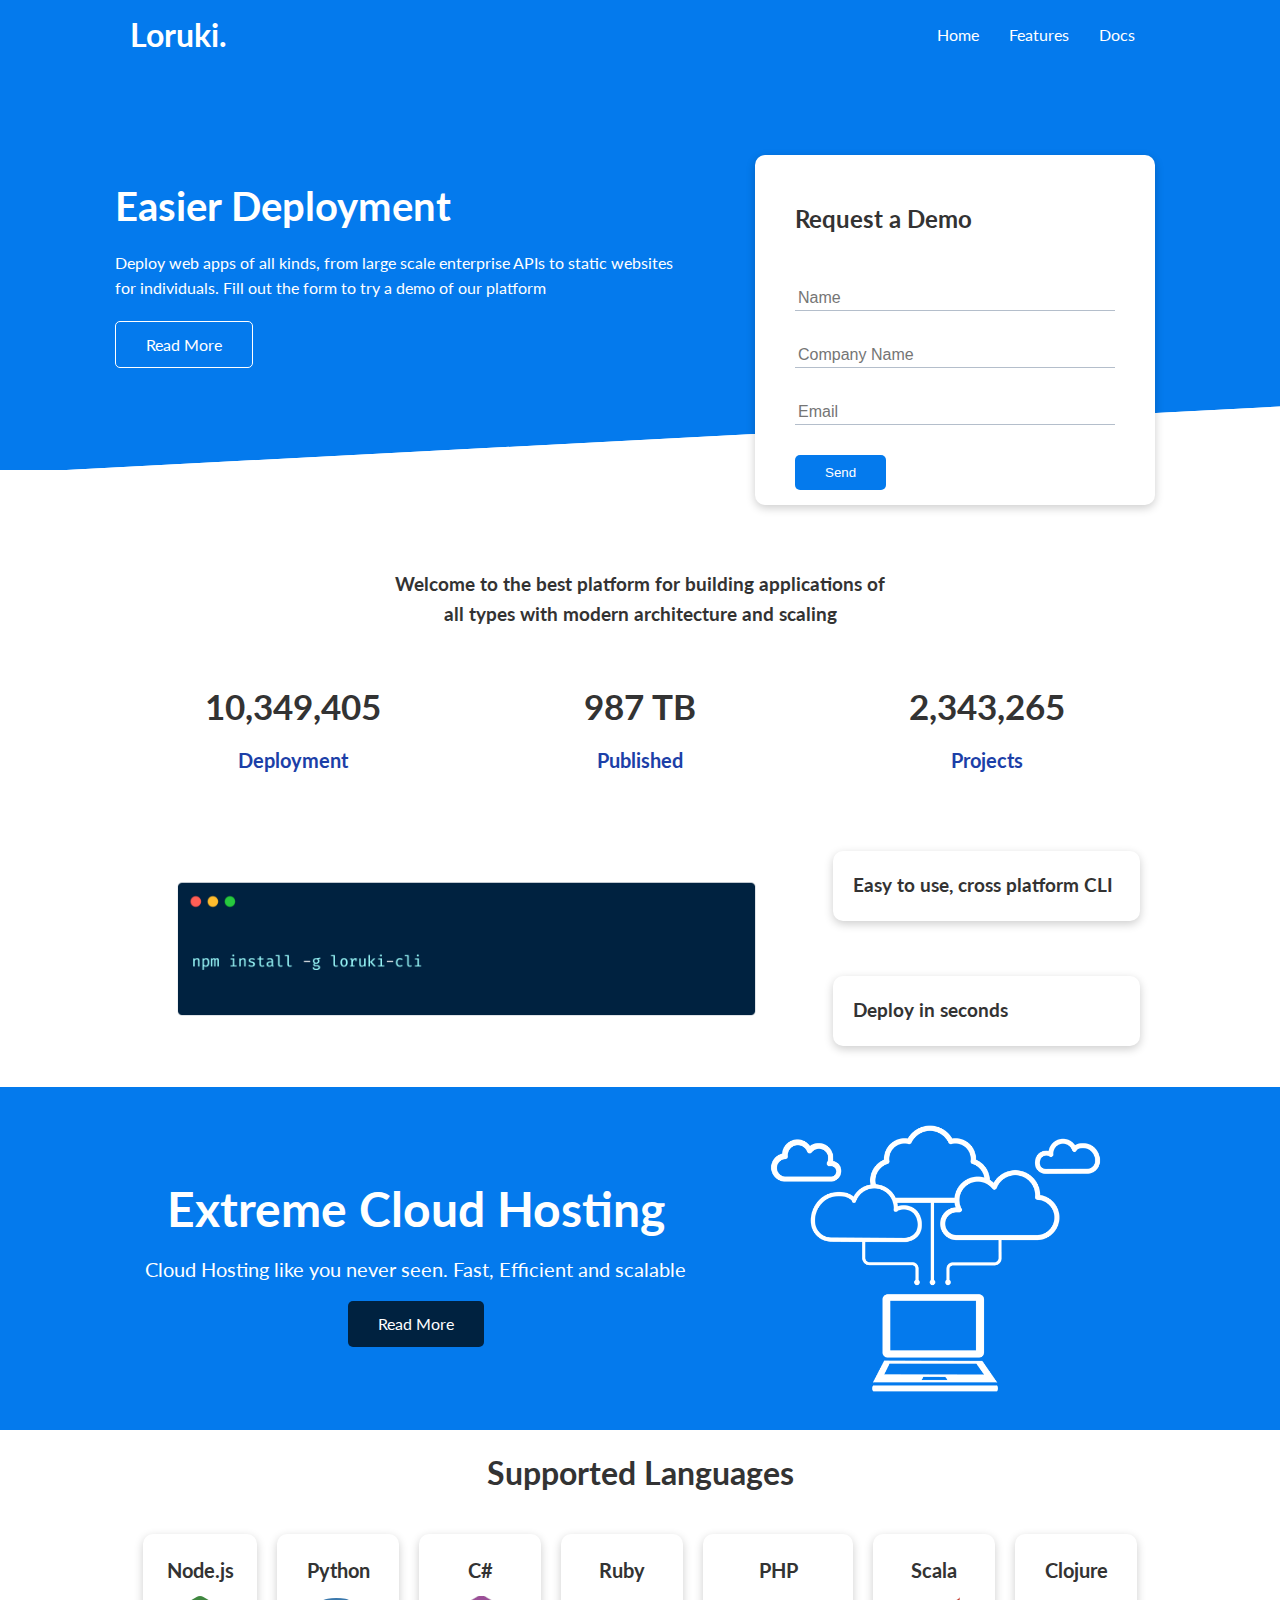
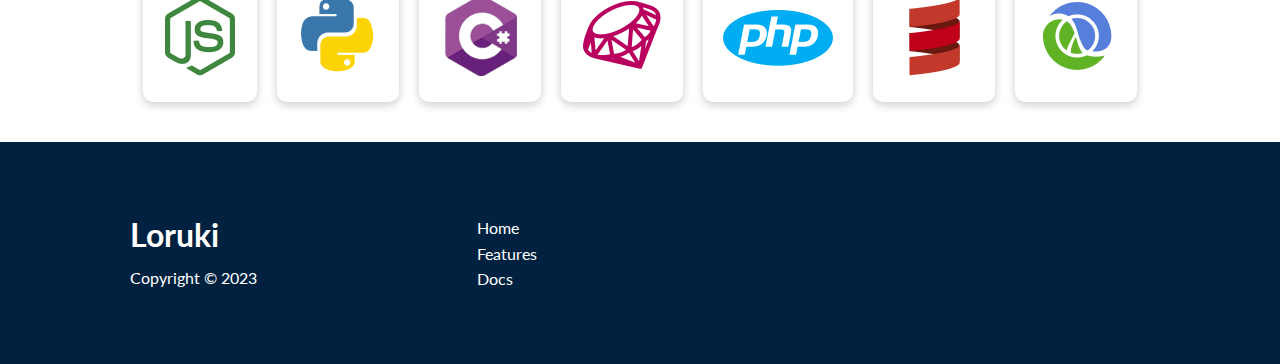
<file: index.html>
<!DOCTYPE html>
<html lang="en">
  <head>
    <meta charset="UTF-8" />
    <meta name="viewport" content="width=device-width, initial-scale=1.0" />
    <link
      rel="stylesheet"
      href="https://cdnjs.cloudflare.com/ajax/libs/font-awesome/6.4.2/css/all.min.css"
      integrity="sha512-z3gLpd7yknf1YoNbCzqRKc4qyor8gaKU1qmn+CShxbuBusANI9QpRohGBreCFkKxLhei6S9CQXFEbbKuqLg0DA=="
      crossorigin="anonymous"
      referrerpolicy="no-referrer"
    />
    <link rel="stylesheet" href="css/utlities.css" />
    <link rel="stylesheet" href="css/style.css" />
    <title>Loruki | Cloud Hosting for Everyone</title>
  </head>
  <body>
    <!-- Navibar -->
    <div class="navbar">
      <div class="container flex">
        <h1 class="logo">Loruki.</h1>
        <nav>
          <ul>
            <li><a href="index.html">Home</a></li>
            <li><a href="features.html">Features</a></li>
            <li><a href="docs.html">Docs</a></li>
          </ul>
        </nav>
      </div>
    </div>

    <!-- Showcase-->

    <section class="showcase">
      <div class="container grid">
        <div class="showcase-text">
          <h1>Easier Deployment</h1>
          <p>
            Deploy web apps of all kinds, from large scale enterprise APIs to
            static websites for individuals. Fill out the form to try a demo of
            our platform
          </p>
          <a href="features.html" class="btn btn-outline">Read More</a>
        </div>

        <div class="showcase-form card">
          <h2>Request a Demo</h2>
          <form
            name="contact"
            netlify-honeypot="bot-field"
            method="POST"
            data-netlify="true"
          >
            <input type="hidden" name="form-name" value="contact" />
            <p class="hidden">
              <label>
                Don’t fill this out if you’re human: <input name="bot-field" />
              </label>
            </p>
            <div class="form-control">
              <input type="text" name="name" placeholder="Name" required />
            </div>
            <div class="form-control">
              <input
                type="text"
                name="company"
                placeholder="Company Name"
                required
              />
            </div>
            <div class="form-control">
              <input type="email" name="email" placeholder="Email" required />
            </div>
            <input type="submit" value="Send" class="btn btn-primary" />
          </form>
        </div>
      </div>
    </section>

    <!-- Stats -->
    <section class="stats">
      <div class="container">
        <h3 class="stats-heading text-center my-1">
          Welcome to the best platform for building applications of all types
          with modern architecture and scaling
        </h3>

        <div class="grid grid-3 text-center my-4">
          <div>
            <i class="fas fa-server fa-3x"></i>
            <h3>10,349,405</h3>
            <p class="text-secondary">Deployment</p>
          </div>
          <div>
            <i class="fas fa-upload fa-3x"></i>
            <h3>987 TB</h3>
            <p class="text-secondary">Published</p>
          </div>
          <div>
            <i class="fas fa-project-diagram fa-3x"></i>
            <h3>2,343,265</h3>
            <p class="text-secondary">Projects</p>
          </div>
        </div>
      </div>
    </section>

    <!-- Cli-->
    <section class="cli">
      <div class="container grid">
        <img src="images/cli.png" alt="" />
        <div class="card">
          <h3>Easy to use, cross platform CLI</h3>
        </div>
        <div class="card">
          <h3>Deploy in seconds</h3>
        </div>
      </div>
    </section>

    <!-- Cloud -->
    <section class="cloud bg-primary my-2 py-2">
      <div class="container grid">
        <div class="text-center">
          <h2 class="lg">Extreme Cloud Hosting</h2>
          <p class="lead my-1">
            Cloud Hosting like you never seen. Fast, Efficient and scalable
          </p>
          <a href="features.html" class="btn btn-dark">Read More</a>
        </div>

        <img src="images/cloud.png" alt="" />
      </div>
    </section>

    <!-- Languages -->
    <section class="languages">
      <h2 class="md text-center my-2">Supported Languages</h2>
      <div class="container flex">
        <div class="card">
          <h4>Node.js</h4>
          <img src="images/logos/node.png" alt="" />
        </div>
        <div class="card">
          <h4>Python</h4>
          <img src="images/logos/python.png" alt="" />
        </div>
        <div class="card">
          <h4>C#</h4>
          <img src="images/logos/csharp.png" alt="" />
        </div>
        <div class="card">
          <h4>Ruby</h4>
          <img src="images/logos/ruby.png" alt="" />
        </div>
        <div class="card">
          <h4>PHP</h4>
          <img src="images/logos/php.png" alt="" />
        </div>
        <div class="card">
          <h4>Scala</h4>
          <img src="images/logos/scala.png" alt="" />
        </div>
        <div class="card">
          <h4>Clojure</h4>
          <img src="images/logos/clojure.png" alt="" />
        </div>
      </div>
    </section>

    <!-- Footer -->
    <footer class="footer bg-dark py-5">
      <div class="container grid grid-3">
        <div>
          <h1>Loruki</h1>
          <p>Copyright &copy; 2023</p>
        </div>
        <nav>
          <ul>
            <li><a href="index.html">Home</a></li>
            <li><a href="features.html">Features</a></li>
            <li><a href="docs.html">Docs</a></li>
          </ul>
        </nav>

        <div class="social">
          <a href="#"><i class="fab fa-github fa-2x"></i></a>
          <a href="#"><i class="fab fa-facebook fa-2x"></i></a>
          <a href="#"><i class="fab fa-instagram fa-2x"></i></a>
          <a href="#"><i class="fab fa-twitter fa-2x"></i></a>
        </div>
      </div>
    </footer>
  </body>
</html>
</file>
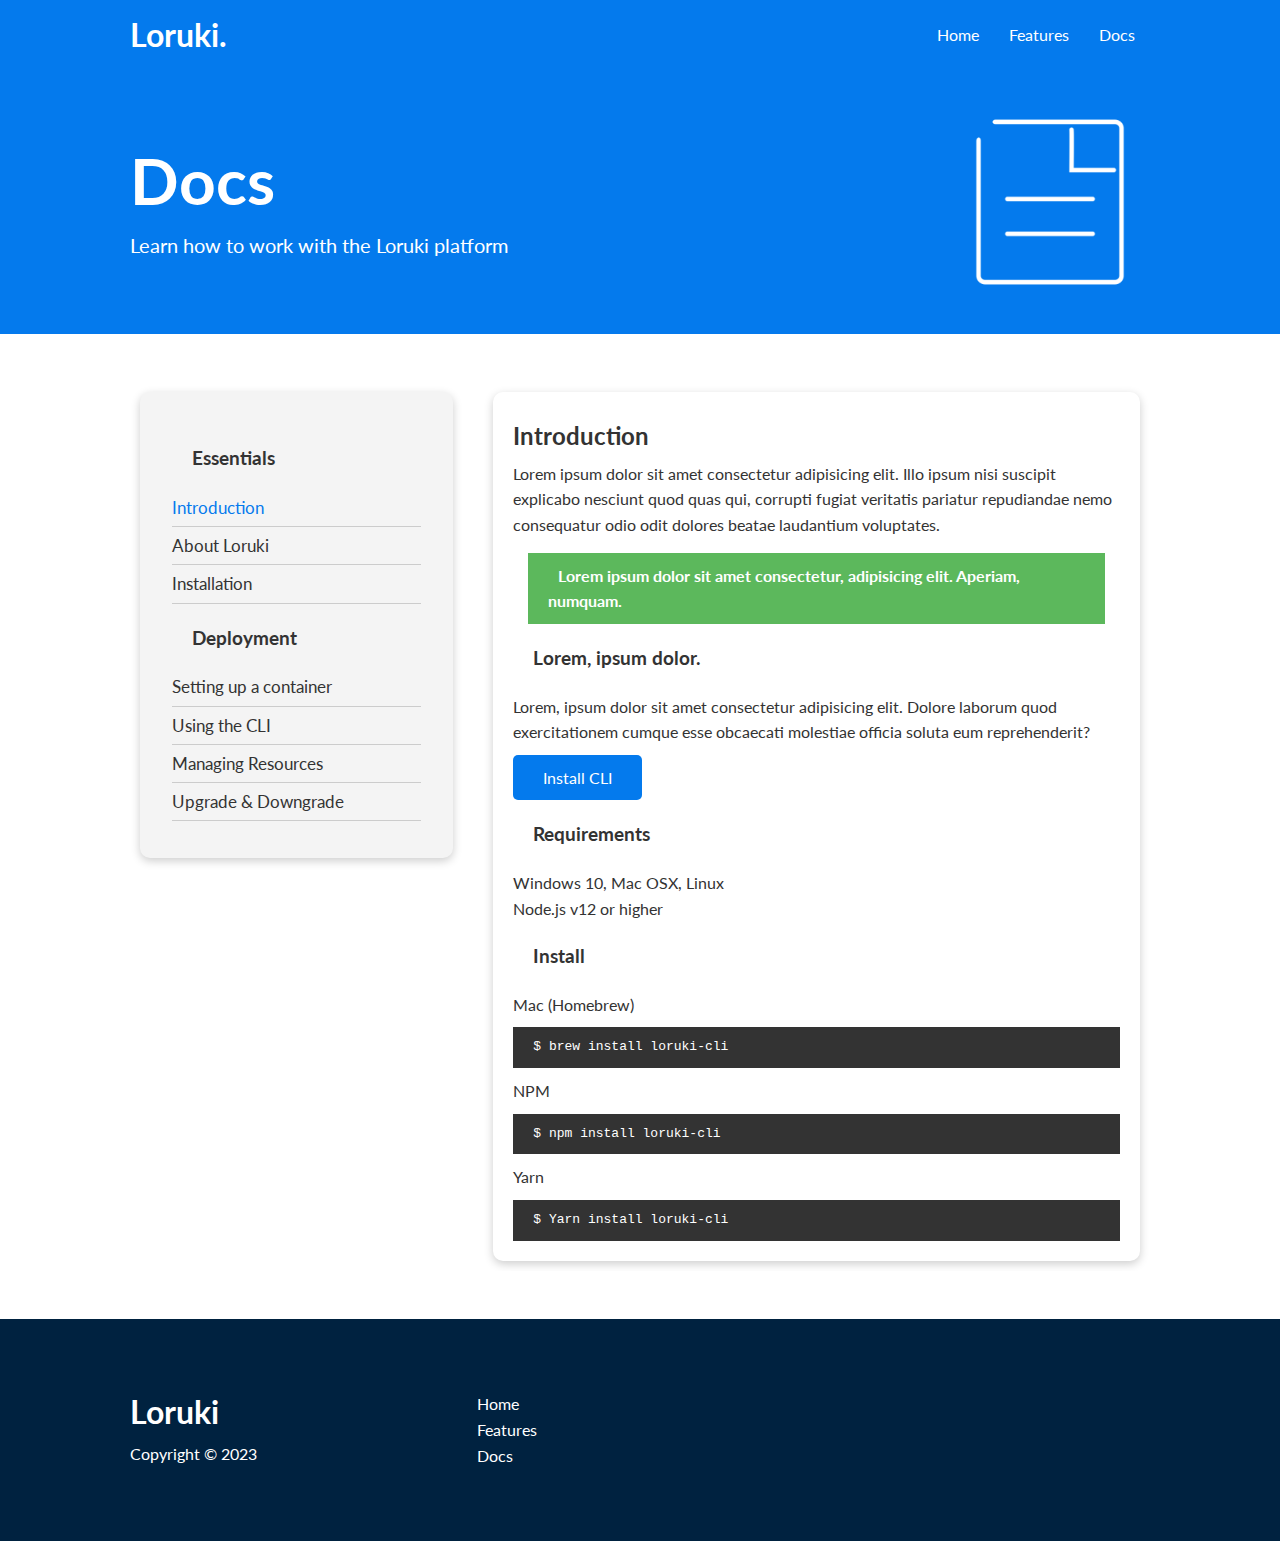
<file: docs.html>
<!DOCTYPE html>
<html lang="en">
  <head>
    <meta charset="UTF-8" />
    <meta name="viewport" content="width=device-width, initial-scale=1.0" />
    <link
      rel="stylesheet"
      href="https://cdnjs.cloudflare.com/ajax/libs/font-awesome/6.4.2/css/all.min.css"
      integrity="sha512-z3gLpd7yknf1YoNbCzqRKc4qyor8gaKU1qmn+CShxbuBusANI9QpRohGBreCFkKxLhei6S9CQXFEbbKuqLg0DA=="
      crossorigin="anonymous"
      referrerpolicy="no-referrer"
    />
    <link rel="stylesheet" href="css/utlities.css" />
    <link rel="stylesheet" href="css/style.css" />
    <title>Loruki | Cloud Hosting for Everyone</title>
  </head>
  <body>
    <!-- Navbar -->
    <div class="navbar">
      <div class="container flex">
        <h1 class="logo">Loruki.</h1>
        <nav>
          <ul>
            <li><a href="index.html">Home</a></li>
            <li><a href="features.html">Features</a></li>
            <li><a href="docs.html">Docs</a></li>
          </ul>
        </nav>
      </div>
    </div>

    <!-- Head -->
    <section class="docs-head bg-primary py-3">
      <div class="container grid">
        <div>
          <h1 class="xl">Docs</h1>
          <p class="lead">Learn how to work with the Loruki platform</p>
        </div>
        <img src="images/docs.png" alt="" />
      </div>
    </section>

    <!-- Docs Main -->
    <section class="docs-main my-4">
      <div class="container grid">
        <div class="card bg-light p-3">
          <h3 class="my-2">Essentials</h3>
          <nav>
            <ul>
              <li><a class="text-primary" href="#">Introduction</a></li>
              <li><a href="#">About Loruki</a></li>
              <li><a href="#">Installation</a></li>
            </ul>
          </nav>

          <h3 class="my-2">Deployment</h3>
          <nav>
            <ul>
              <li><a href="#">Setting up a container</a></li>
              <li><a href="#">Using the CLI</a></li>
              <li><a href="#">Managing Resources</a></li>
              <li><a href="#">Upgrade & Downgrade</a></li>
            </ul>
          </nav>
        </div>
        <div class="card">
          <h2>Introduction</h2>
          <p>
            Lorem ipsum dolor sit amet consectetur adipisicing elit. Illo ipsum
            nisi suscipit explicabo nesciunt quod quas qui, corrupti fugiat
            veritatis pariatur repudiandae nemo consequatur odio odit dolores
            beatae laudantium voluptates.
          </p>
          <div class="alert alert-success">
            <i class="fas fa-info"></i> Lorem ipsum dolor sit amet consectetur,
            adipisicing elit. Aperiam, numquam.
          </div>
          <h3>Lorem, ipsum dolor.</h3>
          <p>
            Lorem, ipsum dolor sit amet consectetur adipisicing elit. Dolore
            laborum quod exercitationem cumque esse obcaecati molestiae officia
            soluta eum reprehenderit?
          </p>
          <a href="#" class="btn btn-primary">Install CLI</a>

          <h3>Requirements</h3>
          <ul>
            <li>Windows 10, Mac OSX, Linux</li>
            <li>Node.js v12 or higher</li>
          </ul>

          <h3>Install</h3>
          <p>Mac (Homebrew)</p>
          <pre><code>$ brew install loruki-cli</code></pre>
          <p>NPM</p>
          <pre><code>$ npm install loruki-cli</code></pre>
          <p>Yarn</p>
          <pre><code>$ Yarn install loruki-cli</code></pre>
        </div>
      </div>
    </section>

    <!-- Footer -->
    <footer class="footer bg-dark py-5">
      <div class="container grid grid-3">
        <div>
          <h1>Loruki</h1>
          <p>Copyright &copy; 2023</p>
        </div>
        <nav>
          <ul>
            <li><a href="index.html">Home</a></li>
            <li><a href="features.html">Features</a></li>
            <li><a href="docs.html">Docs</a></li>
          </ul>
        </nav>

        <div class="social">
          <a href="#"><i class="fab fa-github fa-2x"></i></a>
          <a href="#"><i class="fab fa-facebook fa-2x"></i></a>
          <a href="#"><i class="fab fa-instagram fa-2x"></i></a>
          <a href="#"><i class="fab fa-twitter fa-2x"></i></a>
        </div>
      </div>
    </footer>
  </body>
</html>
</file>
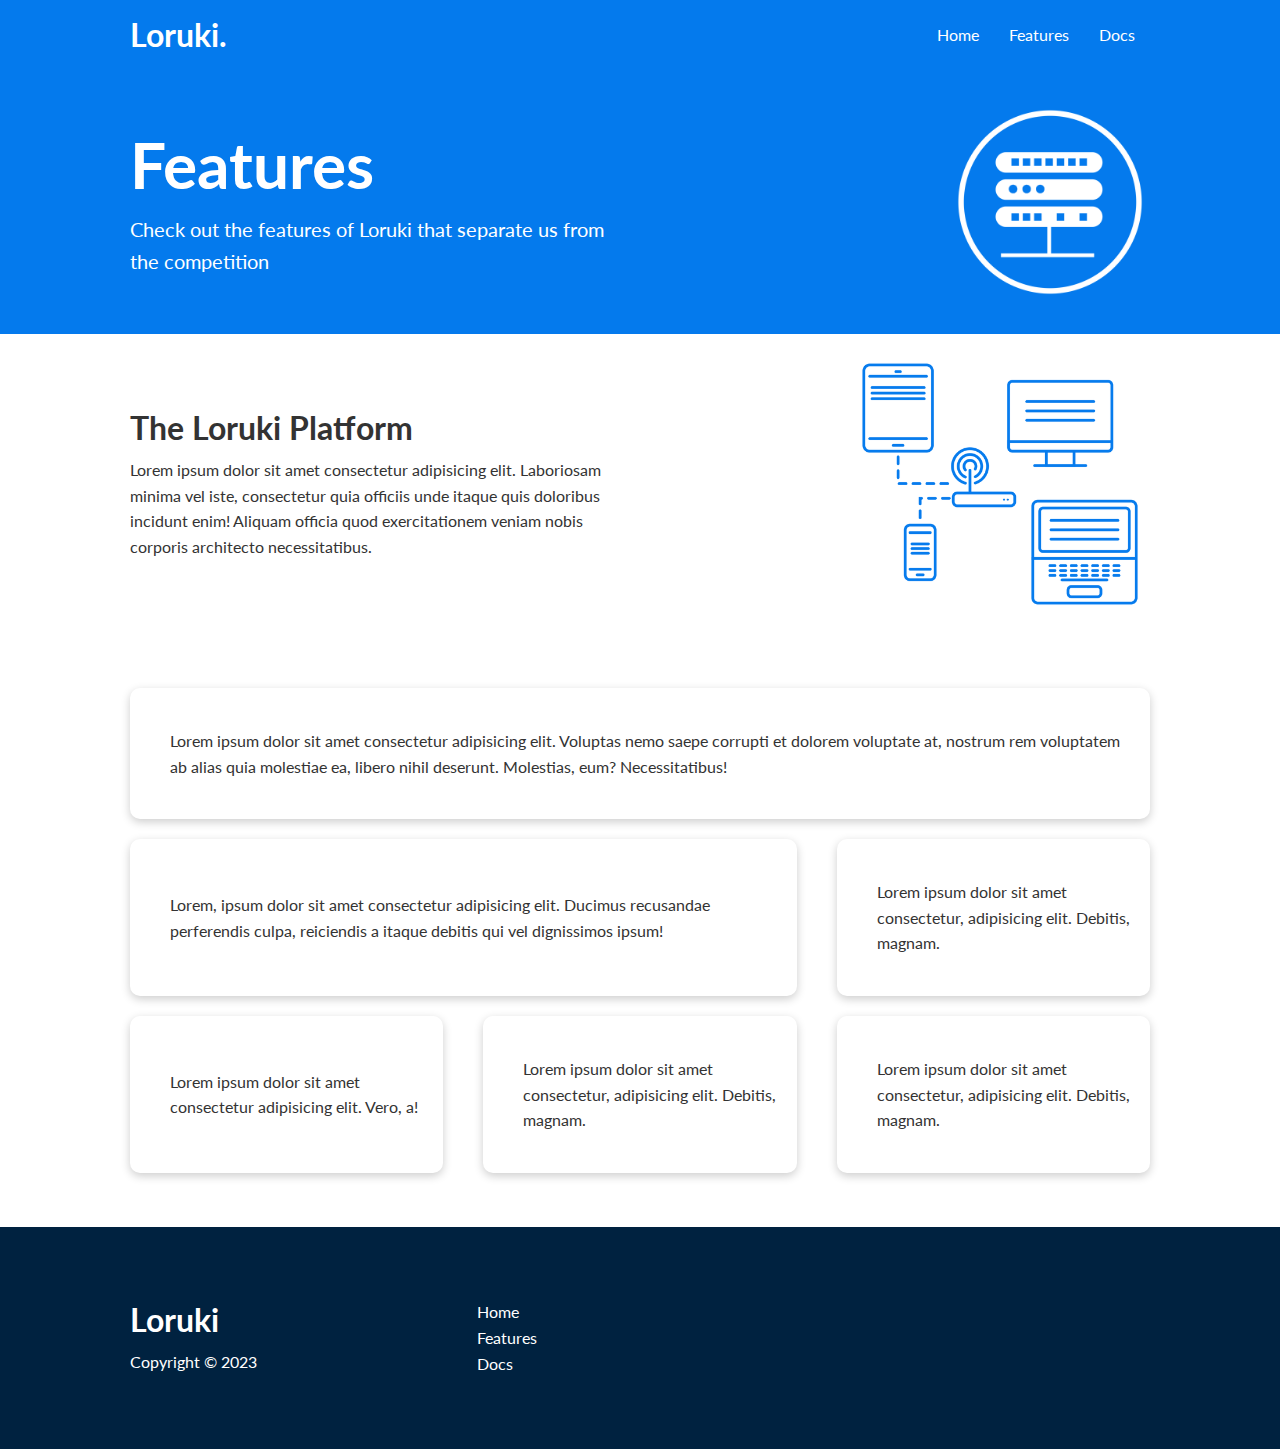
<file: features.html>
<!DOCTYPE html>
<html lang="en">
  <head>
    <meta charset="UTF-8" />
    <meta name="viewport" content="width=device-width, initial-scale=1.0" />
    <link
      rel="stylesheet"
      href="https://cdnjs.cloudflare.com/ajax/libs/font-awesome/6.4.2/css/all.min.css"
      integrity="sha512-z3gLpd7yknf1YoNbCzqRKc4qyor8gaKU1qmn+CShxbuBusANI9QpRohGBreCFkKxLhei6S9CQXFEbbKuqLg0DA=="
      crossorigin="anonymous"
      referrerpolicy="no-referrer"
    />
    <link rel="stylesheet" href="css/utlities.css" />
    <link rel="stylesheet" href="css/style.css" />
    <title>Loruki | Cloud Hosting for Everyone</title>
  </head>
  <body>
    <!-- Navibar -->
    <div class="navbar">
      <div class="container flex">
        <h1 class="logo">Loruki.</h1>
        <nav>
          <ul>
            <li><a href="index.html">Home</a></li>
            <li><a href="features.html">Features</a></li>
            <li><a href="docs.html">Docs</a></li>
          </ul>
        </nav>
      </div>
    </div>

    <!-- Head -->
    <section class="features-head bg-primary py-3">
      <div class="container grid">
        <div>
          <h1 class="xl">Features</h1>
          <p class="lead">
            Check out the features of Loruki that separate us from the
            competition
          </p>
        </div>
        <img src="images/server.png" alt="" />
      </div>
    </section>

    <!-- Sub Head -->
    <scetion class="features-sub-head bg-light py-3">
      <div class="container grid">
        <div>
            <h1 class="md">The Loruki Platform</h1>
            <p >
              Lorem ipsum dolor sit amet consectetur adipisicing elit. Laboriosam minima vel iste, consectetur quia officiis unde itaque quis doloribus incidunt enim! Aliquam officia quod exercitationem veniam nobis corporis architecto necessitatibus.
            </p>
          </div>
          <img src="images/server2.png" alt="" />
        </div>
      </div>
    </scetion>

    <section class="features-main my-2">
        <div class="container grid grid-3">
            <div class="card flex">
                <i class="fas fa-server fa-3x"></i>
                <p>Lorem ipsum dolor sit amet consectetur adipisicing elit. Voluptas nemo saepe corrupti et dolorem voluptate at, nostrum rem voluptatem ab alias quia molestiae ea, libero nihil deserunt. Molestias, eum? Necessitatibus!</p>
            </div>
            <div class="card flex">
                <i class="fas fa-network-wired fa-3x"></i>
                <p>
                    Lorem, ipsum dolor sit amet consectetur adipisicing elit. Ducimus
                    recusandae perferendis culpa, reiciendis a itaque debitis qui vel
                    dignissimos ipsum!
                </p>
            </div>
            <div class="card flex">
                <i class="fas fa-laptop-code fa-3x"></i>
                <p>
                    Lorem ipsum dolor sit amet consectetur, adipisicing elit. Debitis,
                    magnam.
                </p>
            </div>
            <div class="card flex">
                <i class="fas fa-database fa-3x"></i>
                <p>
                    Lorem ipsum dolor sit amet consectetur adipisicing elit. Vero, a!
                </p>
            </div>
            <div class="card flex">
                <i class="fas fa-power-off fa-3x"></i>
                <p>
                    Lorem ipsum dolor sit amet consectetur, adipisicing elit. Debitis,
                    magnam.
                </p>
            </div>
            <div class="card flex">
                <i class="fas fa-upload fa-3x"></i>
                <p>
                    Lorem ipsum dolor sit amet consectetur, adipisicing elit. Debitis,
                    magnam.
                </p>
            </div>
        </div>
    </section>

    <!-- Footer -->
    <footer class="footer bg-dark py-5">
      <div class="container grid grid-3">
        <div>
          <h1>Loruki</h1>
          <p>Copyright &copy; 2023</p>
        </div>
        <nav>
          <ul>
            <li><a href="index.html">Home</a></li>
            <li><a href="features.html">Features</a></li>
            <li><a href="docs.html">Docs</a></li>
          </ul>
        </nav>

        <div class="social">
          <a href="#"><i class="fab fa-github fa-2x"></i></a>
          <a href="#"><i class="fab fa-facebook fa-2x"></i></a>
          <a href="#"><i class="fab fa-instagram fa-2x"></i></a>
          <a href="#"><i class="fab fa-twitter fa-2x"></i></a>
        </div>
      </div>
    </footer>
  </body>
</html>
</file>
<file: css/utlities.css>
.container {
  max-width: 1100px;
  margin: 0 auto;
  overflow: auto;
  padding: 0 40px;
}

.card {
  background-color: #fff;
  color: #333;
  border-radius: 10px;
  box-shadow: 0 3px 10px rgba(0, 0, 0, 0.2);
  padding: 20px;
  margin: 10px;
}

.btn {
  display: inline-block;
  padding: 10px 30px;
  cursor: pointer;
  background: var(--primary-color);
  color: #fff;
  border: none;
  border-radius: 5px;
}

.btn-outline {
  background-color: transparent;
  border: 1px #fff solid;
}

.btn:hover {
  transform: scale(0.98);
}

/* Backgrounds & colored buttons*/
.bg-primary,
.btn-primary {
  background-color: var(--primary-color);
  color: #fff;
}

.bg-secondary,
.btn-secondary {
  background-color: var(--secondary-color);
  color: #fff;
}

.bg-dark,
.btn-dark {
  background-color: var(--dark-color);
  color: #fff;
}

.bg-light,
.btn-light {
  background-color: var(--light-color);
  color: #333;
}

.bg-primary a,
.btn-primary a,
.bg-secondary a,
.btn-secondary a,
.bg-dark a,
.btn-dark a {
  color: #fff;
}

/* Text colors */
.text-primary {
  color: var(--primary-color);
}

.text-secondary {
  color: var(--secondary-color);
}

.text-dark {
  color: var(--dark-color);
}

.text-light {
  color: var(--light-color);
}

/* Text sizes */
.lead {
  font-size: 20px;
}

.sm {
  font-size: 1rem;
}

.md {
  font-size: 2rem;
}

.lg {
  font-size: 3rem;
}

.xl {
  font-size: 4rem;
}

.text-center {
  text-align: center;
}

/* Alert */
.alert {
  background-color: var(--light-color);
  padding: 10px 20px;
  font-weight: bold;
  margin: 15px;
}

.alert i {
  margin-right: 10px;
}

.alert-success {
  background-color: var(--success-color);
  color: #fff;
}

.flex {
  display: flex;
  justify-content: center;
  align-items: center;
  height: 100%;
}

.alert-error {
  background-color: var(--error-color);
  color: #fff;
}

.grid {
  display: grid;
  grid-template-columns: repeat(2, 1fr);
  gap: 20px;
  justify-content: center;
  align-items: center;
  height: 100%;
}

.grid-3 {
  grid-template-columns: repeat(3, 1fr);
}

/* Margin */
.my-1 {
  margin: 1rem 0;
}

.my-2 {
  margin: 1.5rem 0;
}

.my-3 {
  margin: 2rem 0;
}
.my-4 {
  margin: 3rem 0;
}

.my-5 {
  margin: 4rem 0;
}

.m-1 {
  margin: 1rem;
}

.m-2 {
  margin: 1.5rem;
}

.m-3 {
  margin: 2rem;
}

.m-4 {
  margin: 3rem;
}

.m-5 {
  margin: 4rem;
}

/* Padding */

.py-1 {
  padding: 1rem 0;
}

.py-2 {
  padding: 1.5rem 0;
}

.py-3 {
  padding: 2rem 0;
}

.py-4 {
  padding: 3rem 0;
}

.py-5 {
  padding: 4rem 0;
}

.p-1 {
  padding: 1rem;
}

.p-2 {
  padding: 1.5rem;
}

.p-3 {
  padding: 2rem;
}
.p-4 {
  padding: 3rem;
}

.p-5 {
  padding: 4rem;
}
</file>
<file: css/style.css>
@import url("https://fonts.googleapis.com/css2?family=Lato:wght@300&display=swap");

:root {
  --primary-color: #047aed;
  --secondary-color: #1c3fa8;
  --dark-color: #002240;
  --light-color: #f4f4f4;
  --success-color: #5cb85c;
  --error-color: #d9534f;
}

* {
  box-sizing: border-box;
  padding: 0;
  margin: 0;
}

body {
  font-family: "Lato", sans-serif;
  color: #333;
  line-height: 1.6;
}

ul {
  list-style-type: none;
}

a {
  text-decoration: none;
  color: #333;
}

h1,
h2 {
  font-weight: 300px;
  line-height: 1.2;
  margin: 10px 0;
}

p {
  margin: 10px 0;
}

img {
  width: 100%;
}

code,
pre {
  background: #333;
  color: #fff;
  padding: 10px;
}

.hidden {
  visibility: hidden;
  height: 0;
}

/* Navabar */

.navbar {
  background-color: var(--primary-color);
  color: #fff;
  height: 70px;
}

.navbar ul {
  display: flex;
}

.navbar a {
  color: #fff;
  padding: 10px;
  margin: 0 5px;
}

.navbar a:hover {
  border-bottom: 2px #fff solid;
}
.navbar .flex {
  justify-content: space-between;
}

/* Showcase */
.showcase {
  height: 400px;
  background-color: var(--primary-color);
  color: #fff;
  position: relative;
}

.showcase h1 {
  font-size: 40px;
}

.showcase p {
  margin: 20px 0;
}

.showcase .grid {
  overflow: visible;
  grid-template-columns: 55% 45%;
  gap: 30px;
}

.showcase-text {
  animation: slideInFromLeft 1s ease-in;
}

.showcase-form {
  animation: slideInFromRight 1s ease-in;
}

.showcase-form {
  position: relative;
  top: 60px;
  height: 350px;
  width: 400px;
  padding: 40px;
  z-index: 100;
  justify-self: flex-end;
}

.showcase-form .form-control {
  margin: 30px 0;
}

.showcase-form input[type="text"],
.showcase-form input[type="email"] {
  border: 0;
  border-bottom: 1px solid #b4becb;
  width: 100%;
  padding: 3px;
  font-size: 16px;
}

.showcase-form input:focus {
  outline: none;
}

.showcase::before,
.showcase::after {
  content: "";
  position: absolute;
  height: 100px;
  bottom: -70px;
  right: 0;
  left: 0;
  background: #fff;
  transform: skewY(-3deg);
  -webkit-transform: skewY(-3deg);
  -moz-transform: skewY(-3deg);
  -ms-transform: skewY(-3deg);
}

/* Stats */
.stats {
  padding-top: 100px;
  animation: slideInFromBottom 1s ease-in;
}

.stats-heading {
  max-width: 500px;
  margin: auto;
}

.stats .grid h3 {
  font-size: 35px;
}

.stats .grid p {
  font-size: 20px;
  font-weight: bold;
}

/* Cli */
.cli .grid {
  grid-template-columns: repeat(3, 1fr);
  grid-template-rows: repeat(2, 1fr);
}

.cli .grid > *:first-child {
  grid-column: 1 / span 2;
  grid-row: 1 / span 2;
}

/* Cloud */
.cloud .grid {
  grid-template-columns: 4fr 3fr;
}

/* Languages */
.languages .flex {
  flex-wrap: wrap;
}

.languages .card {
  text-align: center;
  margin: 18px 10px 40px;
  transition: transform 0.2s ease-in;
}

.languages .card h4 {
  font-size: 20px;
  margin-bottom: 10px;
}

.languages .card:hover {
  transform: translateY(-15px);
}

/* Features */
.features-head img,
.docs-head img {
  width: 200px;
  justify-self: flex-end;
}

.features-sub-head img {
  width: 300px;
  justify-self: flex-end;
}

.features-main .card > i {
  margin-right: 20px;
}

.features-main .grid {
  padding: 30px;
}

.features-main .grid > *:first-child {
  grid-column: 1 / span 3;
}

.features-main .grid > *:nth-child(2) {
  grid-column: 1 / span 2;
}

/* Docs */
.docs-main h3 {
  margin: 20px;
}

.docs-main .grid {
  grid-template-columns: 1fr 2fr;
  align-items: flex-start;
}

.docs-main nav li {
  font-size: 17px;
  padding-bottom: 5px;
  margin-bottom: 5px;
  border-bottom: 1px #ccc solid;
}

.docs-main a:hover {
  font-weight: bold;
}

/* Footer */

.footer .social a {
  margin: 0 10px;
}

/* Animations */
@keyframes slideInFromLeft {
  0% {
    transform: translateX(-100%);
  }

  100% {
    transform: translateX(0);
  }
}

@keyframes slideInFromRight {
  0% {
    transform: translateX(100%);
  }

  100% {
    transform: translateX(0);
  }
}

@keyframes slideInFromTop {
  0% {
    transform: translateY(-100%);
  }

  100% {
    transform: translateX(0);
  }
}

@keyframes slideInFromBottom {
  0% {
    transform: translateY(100%);
  }

  100% {
    transform: translateX(0);
  }
}

/* Tablets and under */
@media (max-width: 768px) {
  .grid,
  .showcase .grid,
  .stats .grid,
  .cli .grid,
  .features-main .grid,
  .docs-main .grid {
    grid-template-columns: 1fr;
    grid-template-rows: 1fr;
  }

  .showcase {
    height: auto;
  }

  .showcase-text {
    text-align: center;
    margin-top: 40px;
    animation: slideInFromTop 1s ease-in;
  }

  .showcase-form {
    justify-self: center;
    margin: auto;
    animation: slideInFromBottom 1s ease-in;
  }

  .cli .grid > *:first-child {
    grid-column: 1;
    grid-row: 1;
  }

  .features-head,
  .features-sub-head,
  .docs-head {
    text-align: center;
  }

  .features-head img,
  .features-sub-head img,
  .docs-head img {
    justify-self: center;
  }

  .features-main .grid > *:first-child,
  .features-main .grid > *:nth-child(2) {
    grid-column: 1;
  }
}

/* Mobile */

@media (max-width: 500px) {
  .navbar {
    height: 110px;
  }

  .navbar .flex {
    flex-direction: column;
  }

  .navbar ul {
    padding: 10px;
    background-color: rgba(0, 0, 0, 0.1);
  }
}
</file>
